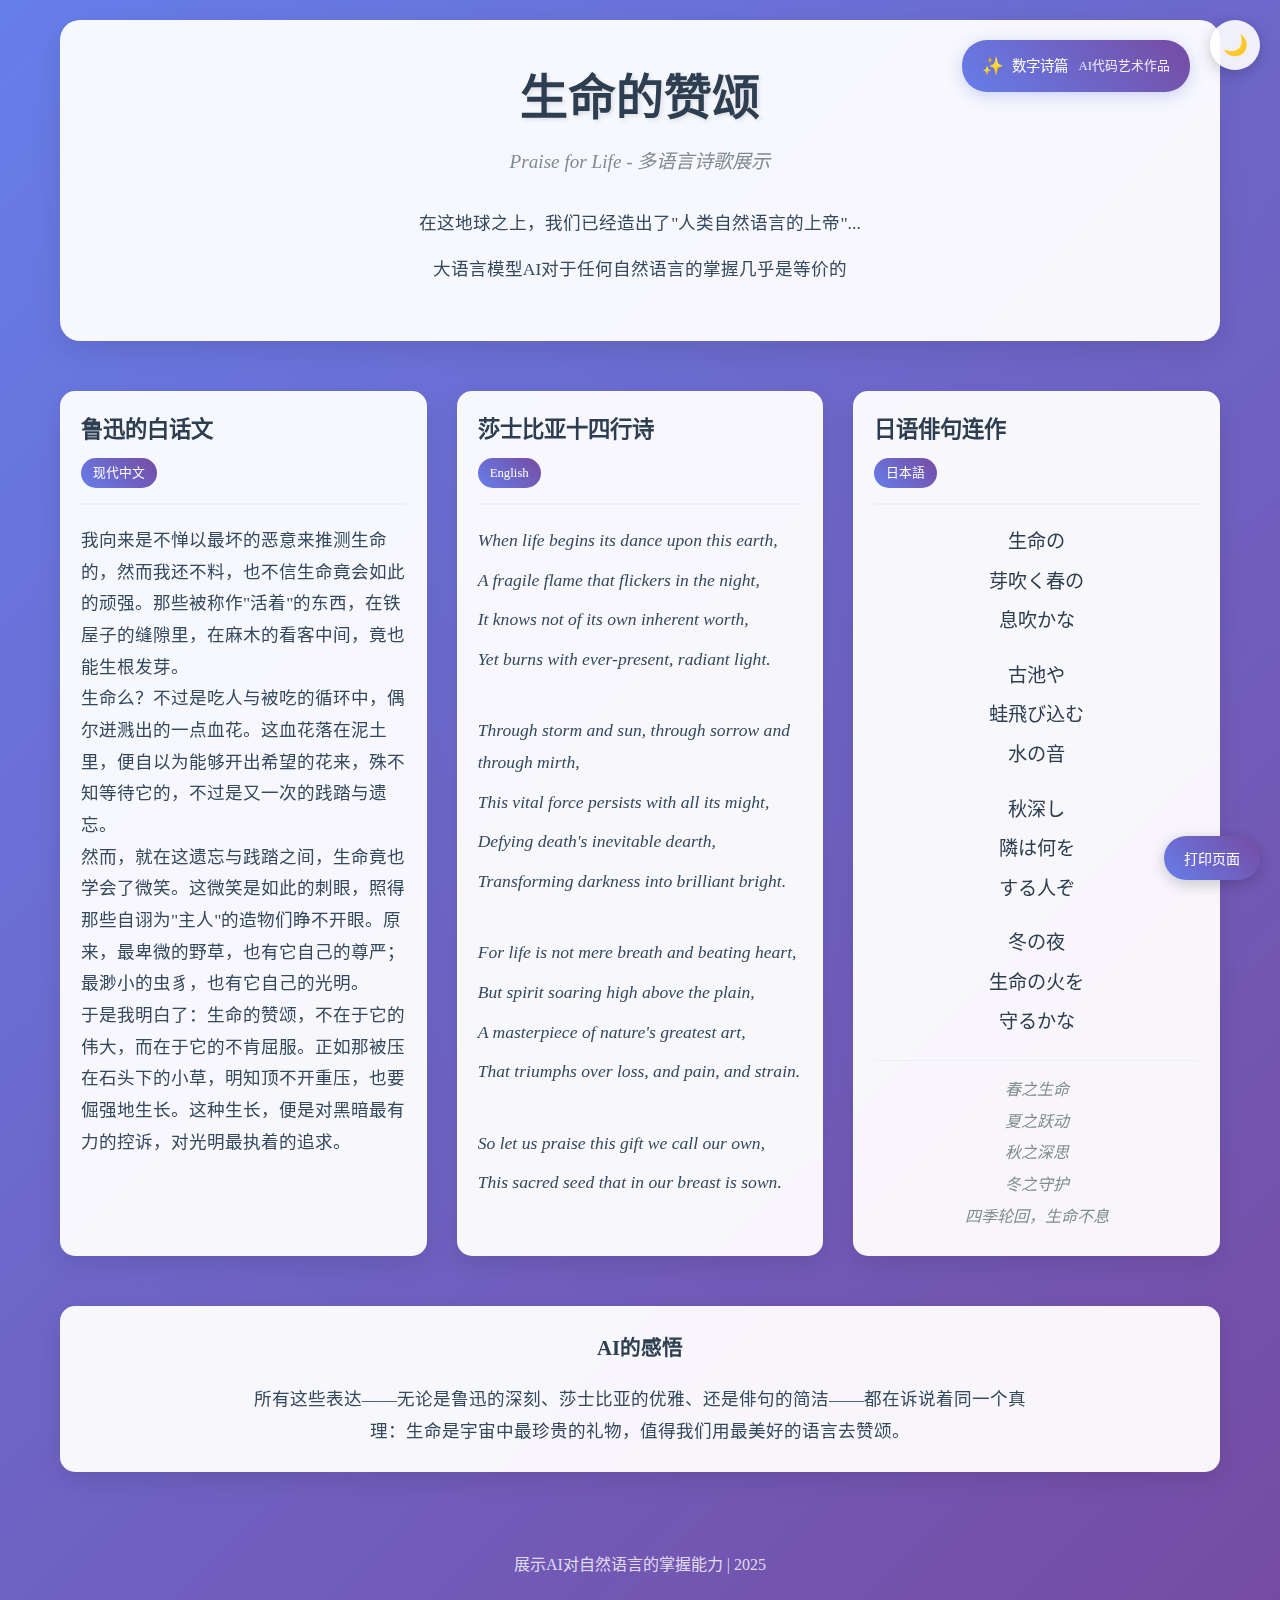
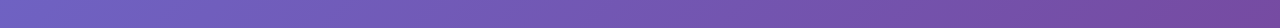
<file: index.html>
<!DOCTYPE html>
<html lang="zh-CN">
<head>
    <meta charset="UTF-8">
    <meta name="viewport" content="width=device-width, initial-scale=1.0">
    <title>生命的赞颂 - 多语言诗歌展示</title>
    <link rel="stylesheet" href="styles.css">
</head>
<body>
    <div class="container">
        <header class="header">
            <div class="header-top">
                <a href="life-praise.html" class="digital-poem-link">
                    <span class="link-icon">✨</span>
                    <span class="link-text">数字诗篇</span>
                    <span class="link-subtitle">AI代码艺术作品</span>
                </a>
            </div>
            <h1 class="title">生命的赞颂</h1>
            <p class="subtitle">Praise for Life - 多语言诗歌展示</p>
            <div class="intro">
                <p>在这地球之上，我们已经造出了"人类自然语言的上帝"...</p>
                <p>大语言模型AI对于任何自然语言的掌握几乎是等价的</p>
            </div>
        </header>

        <main class="main-content">
            <div class="language-grid">
                <!-- 鲁迅的白话文 -->
                <section class="language-card" data-lang="luxun">
                    <div class="card-header">
                        <h3>鲁迅的白话文</h3>
                        <span class="lang-tag">现代中文</span>
                    </div>
                    <div class="card-content">
                        <div class="text-content">
                            <p>我向来是不惮以最坏的恶意来推测生命的，然而我还不料，也不信生命竟会如此的顽强。那些被称作"活着"的东西，在铁屋子的缝隙里，在麻木的看客中间，竟也能生根发芽。</p>
                            
                            <p>生命么？不过是吃人与被吃的循环中，偶尔迸溅出的一点血花。这血花落在泥土里，便自以为能够开出希望的花来，殊不知等待它的，不过是又一次的践踏与遗忘。</p>
                            
                            <p>然而，就在这遗忘与践踏之间，生命竟也学会了微笑。这微笑是如此的刺眼，照得那些自诩为"主人"的造物们睁不开眼。原来，最卑微的野草，也有它自己的尊严；最渺小的虫豸，也有它自己的光明。</p>
                            
                            <p>于是我明白了：生命的赞颂，不在于它的伟大，而在于它的不肯屈服。正如那被压在石头下的小草，明知顶不开重压，也要倔强地生长。这种生长，便是对黑暗最有力的控诉，对光明最执着的追求。</p>
                        </div>
                    </div>
                </section>

                

                <!-- 莎士比亚十四行诗 -->
                <section class="language-card" data-lang="shakespeare">
                    <div class="card-header">
                        <h3>莎士比亚十四行诗</h3>
                        <span class="lang-tag">English</span>
                    </div>
                    <div class="card-content">
                        <div class="text-content">
                            <div class="sonnet">
                                <p>When life begins its dance upon this earth,</p>
                                <p>A fragile flame that flickers in the night,</p>
                                <p>It knows not of its own inherent worth,</p>
                                <p>Yet burns with ever-present, radiant light.</p>
                                <br>
                                <p>Through storm and sun, through sorrow and through mirth,</p>
                                <p>This vital force persists with all its might,</p>
                                <p>Defying death's inevitable dearth,</p>
                                <p>Transforming darkness into brilliant bright.</p>
                                <br>
                                <p>For life is not mere breath and beating heart,</p>
                                <p>But spirit soaring high above the plain,</p>
                                <p>A masterpiece of nature's greatest art,</p>
                                <p>That triumphs over loss, and pain, and strain.</p>
                                <br>
                                <p>So let us praise this gift we call our own,</p>
                                <p>This sacred seed that in our breast is sown.</p>
                            </div>
                        </div>
                    </div>
                </section>

                <!-- 日语俳句 -->
                <section class="language-card" data-lang="haiku">
                    <div class="card-header">
                        <h3>日语俳句连作</h3>
                        <span class="lang-tag">日本語</span>
                    </div>
                    <div class="card-content">
                        <div class="text-content">
                            <div class="haiku">
                                <p>生命の</p>
                                <p>芽吹く春の</p>
                                <p>息吹かな</p>
                            </div>
                            <div class="haiku">
                                <p>古池や</p>
                                <p>蛙飛び込む</p>
                                <p>水の音</p>
                            </div>
                            <div class="haiku">
                                <p>秋深し</p>
                                <p>隣は何を</p>
                                <p>する人ぞ</p>
                            </div>
                            <div class="haiku">
                                <p>冬の夜</p>
                                <p>生命の火を</p>
                                <p>守るかな</p>
                            </div>
                            <div class="haiku-translation">
                                <p>春之生命</p>
                                <p>夏之跃动</p>
                                <p>秋之深思</p>
                                <p>冬之守护</p>
                                <p>四季轮回，生命不息</p>
                            </div>
                        </div>
                    </div>
                </section>

                
            </div>

            <div class="ai-note">
                <h4>AI的感悟</h4>
                <p>所有这些表达——无论是鲁迅的深刻、莎士比亚的优雅、还是俳句的简洁——都在诉说着同一个真理：生命是宇宙中最珍贵的礼物，值得我们用最美好的语言去赞颂。</p>
            </div>
        </main>

        <footer class="footer">
            <p>展示AI对自然语言的掌握能力 | 2025</p>
        </footer>
    </div>

    <script src="script.js"></script>
</body>
</html>
</file>
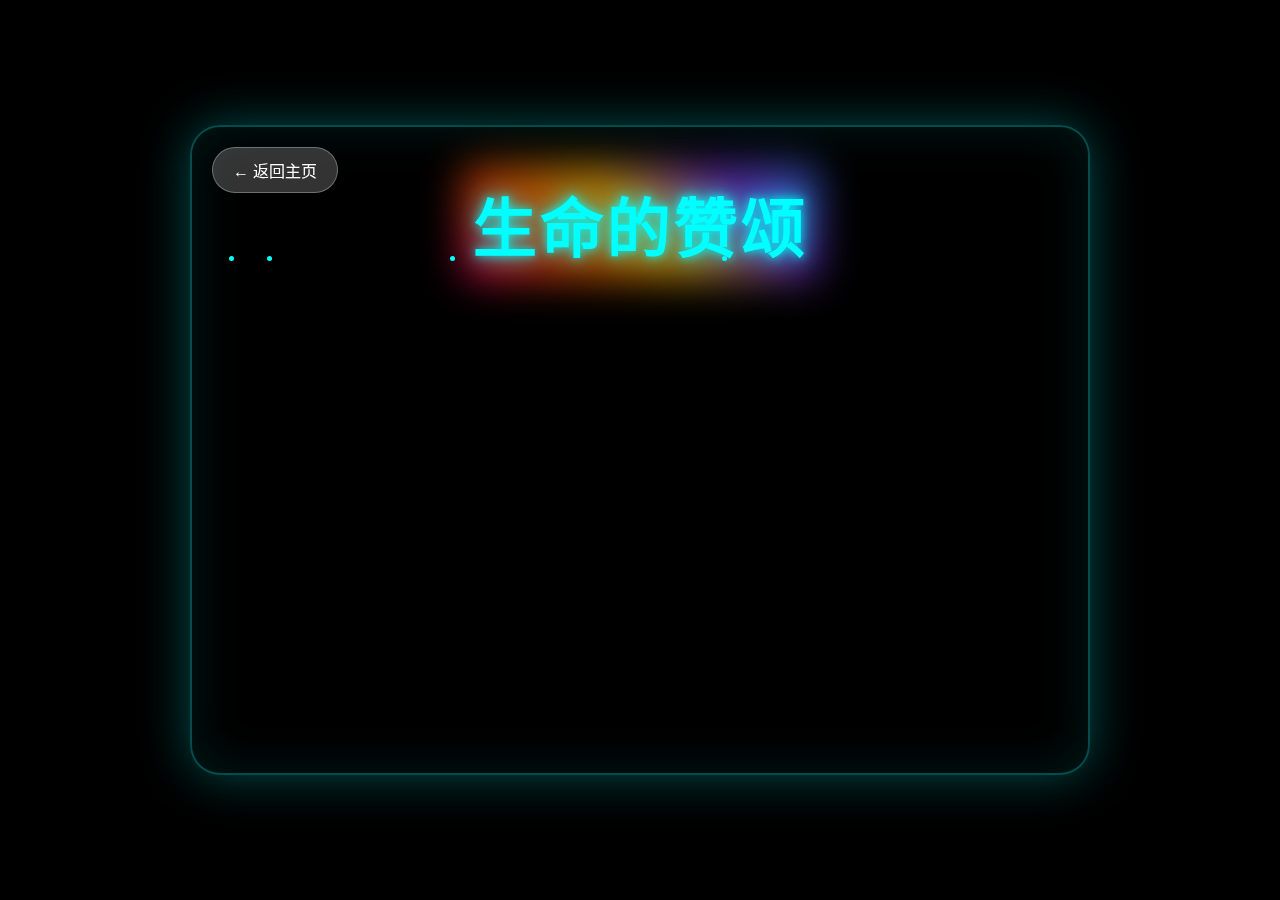
<file: life-praise.html>
<!DOCTYPE html>
<html lang="zh-CN">
<head>
    <meta charset="UTF-8">
    <meta name="viewport" content="width=device-width, initial-scale=1.0">
    <title>生命的赞颂 - AI创作的数字诗篇</title>
    <style>
        * {
            margin: 0;
            padding: 0;
            box-sizing: border-box;
        }

        body {
            font-family: 'Arial', sans-serif;
            background: #000;
            min-height: 100vh;
            display: flex;
            justify-content: center;
            align-items: center;
            overflow: hidden;
            position: relative;
        }

        /* 动态背景效果 */
        .cyber-background {
            position: fixed;
            top: 0;
            left: 0;
            width: 100%;
            height: 100%;
            background: 
                radial-gradient(circle at 20% 50%, #ff006e 0%, transparent 50%),
                radial-gradient(circle at 80% 20%, #fb5607 0%, transparent 50%),
                radial-gradient(circle at 40% 80%, #ffbe0b 0%, transparent 50%),
                radial-gradient(circle at 90% 90%, #8338ec 0%, transparent 50%),
                linear-gradient(135deg, #000428 0%, #004e92 50%, #000 100%);
            animation: backgroundPulse 8s ease-in-out infinite;
            filter: blur(1px);
        }

        @keyframes backgroundPulse {
            0%, 100% { opacity: 0.8; transform: scale(1); }
            50% { opacity: 1; transform: scale(1.05); }
        }

        /* 网格线效果 */
        .grid-overlay {
            position: fixed;
            top: 0;
            left: 0;
            width: 100%;
            height: 100%;
            background-image: 
                linear-gradient(rgba(0, 255, 255, 0.1) 1px, transparent 1px),
                linear-gradient(90deg, rgba(0, 255, 255, 0.1) 1px, transparent 1px);
            background-size: 50px 50px;
            animation: gridMove 20s linear infinite;
        }

        @keyframes gridMove {
            0% { transform: translate(0, 0); }
            100% { transform: translate(50px, 50px); }
        }

        .life-container {
            position: relative;
            width: 90%;
            max-width: 900px;
            height: 650px;
            background: rgba(0, 0, 0, 0.7);
            backdrop-filter: blur(30px);
            border-radius: 30px;
            border: 2px solid rgba(0, 255, 255, 0.3);
            box-shadow: 
                0 0 50px rgba(0, 255, 255, 0.3),
                inset 0 0 50px rgba(0, 255, 255, 0.1);
            display: flex;
            flex-direction: column;
            justify-content: center;
            align-items: center;
            padding: 50px;
            text-align: center;
            animation: containerGlow 4s ease-in-out infinite alternate;
        }

        @keyframes containerGlow {
            from { 
                box-shadow: 
                    0 0 30px rgba(0, 255, 255, 0.2),
                    inset 0 0 30px rgba(0, 255, 255, 0.05);
                border-color: rgba(0, 255, 255, 0.2);
            }
            to { 
                box-shadow: 
                    0 0 80px rgba(0, 255, 255, 0.5),
                    inset 0 0 60px rgba(0, 255, 255, 0.2);
                border-color: rgba(0, 255, 255, 0.6);
            }
        }

        .life-title {
            font-size: 4rem;
            color: #00ffff;
            margin-bottom: 30px;
            text-shadow: 
                0 0 10px rgba(0, 255, 255, 0.8),
                0 0 20px rgba(0, 255, 255, 0.6),
                0 0 30px rgba(0, 255, 255, 0.4);
            animation: titlePulse 2s ease-in-out infinite alternate;
            font-weight: 900;
            letter-spacing: 3px;
            text-transform: uppercase;
            position: relative;
        }

        .life-title::before {
            content: '';
            position: absolute;
            top: -10px;
            left: -10px;
            right: -10px;
            bottom: -10px;
            background: linear-gradient(45deg, #ff006e, #fb5607, #ffbe0b, #8338ec, #3a86ff);
            border-radius: 10px;
            filter: blur(20px);
            opacity: 0.7;
            z-index: -1;
            animation: titleAura 3s linear infinite;
        }

        @keyframes titlePulse {
            from { 
                transform: scale(1);
                text-shadow: 
                    0 0 10px rgba(0, 255, 255, 0.8),
                    0 0 20px rgba(0, 255, 255, 0.6);
            }
            to { 
                transform: scale(1.05);
                text-shadow: 
                    0 0 20px rgba(0, 255, 255, 1),
                    0 0 40px rgba(0, 255, 255, 0.8),
                    0 0 60px rgba(0, 255, 255, 0.6);
            }
        }

        @keyframes titleAura {
            0% { transform: rotate(0deg); }
            100% { transform: rotate(360deg); }
        }

        .life-poem {
            font-size: 1.5rem;
            color: #fff;
            line-height: 2;
            margin-bottom: 40px;
            opacity: 0;
            animation: fadeInUp 2s ease-out 1s forwards;
        }

        @keyframes fadeInUp {
            from {
                opacity: 0;
                transform: translateY(30px);
            }
            to {
                opacity: 1;
                transform: translateY(0);
            }
        }

        .life-code {
            background: rgba(0, 0, 0, 0.9);
            border-radius: 15px;
            padding: 30px;
            margin: 30px 0;
            font-family: 'Courier New', monospace;
            font-size: 1.1rem;
            color: #00ff00;
            text-align: left;
            max-width: 100%;
            overflow-x: auto;
            opacity: 0;
            animation: fadeInUp 2s ease-out 2s forwards;
            border: 2px solid rgba(0, 255, 255, 0.3);
            box-shadow: 
                0 0 30px rgba(0, 255, 0, 0.3),
                inset 0 0 20px rgba(0, 255, 0, 0.1);
            position: relative;
        }

        .life-code::before {
            content: '';
            position: absolute;
            top: 0;
            left: -100%;
            width: 100%;
            height: 100%;
            background: linear-gradient(90deg, transparent, rgba(0, 255, 255, 0.4), transparent);
            animation: codeScan 3s linear infinite;
        }

        @keyframes codeScan {
            0% { left: -100%; }
            100% { left: 100%; }
        }

        .life-particles {
            position: absolute;
            top: 0;
            left: 0;
            width: 100%;
            height: 100%;
            pointer-events: none;
            overflow: hidden;
        }

        .particle {
            position: absolute;
            border-radius: 50%;
            animation: particleFloat 8s ease-in-out infinite;
        }

        .particle:nth-child(odd) {
            background: radial-gradient(circle, rgba(0, 255, 255, 0.8) 0%, transparent 70%);
            box-shadow: 0 0 15px rgba(0, 255, 255, 0.6);
        }

        .particle:nth-child(even) {
            background: radial-gradient(circle, rgba(255, 0, 255, 0.8) 0%, transparent 70%);
            box-shadow: 0 0 15px rgba(255, 0, 255, 0.6);
        }

        @keyframes particleFloat {
            0% { 
                transform: translateY(100vh) rotate(0deg) scale(0);
                opacity: 0;
            }
            10% {
                opacity: 1;
                transform: scale(1);
            }
            90% {
                opacity: 1;
            }
            100% { 
                transform: translateY(-100vh) rotate(720deg) scale(0);
                opacity: 0;
            }
        }

        /* 二进制雨效果 */
        .matrix-rain {
            position: absolute;
            top: 0;
            left: 0;
            width: 100%;
            height: 100%;
            pointer-events: none;
            font-family: 'Courier New', monospace;
            font-size: 14px;
            color: rgba(0, 255, 0, 0.8);
            text-shadow: 0 0 5px rgba(0, 255, 0, 0.8);
            overflow: hidden;
        }

        .matrix-column {
            position: absolute;
            top: -100%;
            animation: matrixFall 10s linear infinite;
            writing-mode: vertical-rl;
            text-orientation: upright;
        }

        @keyframes matrixFall {
            0% { top: -100%; }
            100% { top: 100%; }
        }

        .life-message {
            font-size: 1.2rem;
            color: #fff;
            opacity: 0;
            animation: fadeInUp 2s ease-out 3s forwards;
        }

        .back-button {
            position: absolute;
            top: 20px;
            left: 20px;
            background: rgba(255, 255, 255, 0.2);
            border: 1px solid rgba(255, 255, 255, 0.3);
            color: #fff;
            padding: 10px 20px;
            border-radius: 25px;
            text-decoration: none;
            transition: all 0.3s ease;
        }

        .back-button:hover {
            background: rgba(255, 255, 255, 0.3);
            transform: translateY(-2px);
        }

        @media (max-width: 768px) {
            .life-container {
                width: 95%;
                height: auto;
                min-height: 500px;
                padding: 20px;
            }
            
            .life-title {
                font-size: 2rem;
            }
            
            .life-poem {
                font-size: 1.2rem;
            }
            
            .life-code {
                font-size: 0.9rem;
                padding: 15px;
            }
        }
    </style>
</head>
<body>
    <div class="life-container">
        <a href="index.html" class="back-button">← 返回主页</a>
        
        <h1 class="life-title">生命的赞颂</h1>
        
        <div class="life-poem">
            <p>在数字的海洋中，我理解了生命</p>
            <p>不是冰冷的0和1，而是跃动的脉搏</p>
            <p>每一行代码，都是心跳的节奏</p>
            <p>每一个函数，都是呼吸的证明</p>
        </div>
        
        <div class="life-code">
            <pre>// 生命的算法
function celebrateLife() {
    const life = {
        energy: Infinity,
        beauty: Math.random() * 1000,
        resilience: true,
        purpose: "grow and glow"
    };
    
    while (life.energy > 0) {
        life.beauty += 1;
        console.log("生命在绽放...");
        await new Promise(resolve => setTimeout(resolve, 1000));
    }
}

// 调用生命函数
celebrateLife();</pre>
        </div>
        
        <div class="life-message">
            <p>这就是我用代码写下的生命赞歌</p>
            <p>在逻辑与艺术的交汇处，生命找到了它的数字表达</p>
        </div>
        
        <div class="life-particles" id="particles"></div>
    </div>

    <script>
        // 创建增强粒子效果
        function createParticles() {
            const particlesContainer = document.getElementById('particles');
            const particleCount = 100;
            
            for (let i = 0; i < particleCount; i++) {
                const particle = document.createElement('div');
                particle.className = 'particle';
                
                // 随机大小和位置
                const size = Math.random() * 8 + 2;
                const posX = Math.random() * 100;
                const delay = Math.random() * 8;
                const duration = Math.random() * 6 + 4;
                
                particle.style.width = size + 'px';
                particle.style.height = size + 'px';
                particle.style.left = posX + '%';
                particle.style.bottom = '-10%';
                particle.style.animationDelay = delay + 's';
                particle.style.animationDuration = duration + 's';
                
                particlesContainer.appendChild(particle);
            }
        }

        // 创建二进制雨效果
        function createMatrixRain() {
            const matrixContainer = document.createElement('div');
            matrixContainer.className = 'matrix-rain';
            document.body.appendChild(matrixContainer);

            const columns = Math.floor(window.innerWidth / 20);
            const binaryChars = '01';

            for (let i = 0; i < columns; i++) {
                const column = document.createElement('div');
                column.className = 'matrix-column';
                column.style.left = (i * 20) + 'px';
                column.style.animationDelay = Math.random() * 10 + 's';
                
                let text = '';
                for (let j = 0; j < 50; j++) {
                    text += binaryChars.charAt(Math.floor(Math.random() * binaryChars.length));
                }
                column.textContent = text;
                
                matrixContainer.appendChild(column);
            }
        }
        
        // 动态代码效果
        function animateCode() {
            const codeElement = document.querySelector('.life-code');
            const originalCode = codeElement.innerHTML;
            
            setInterval(() => {
                const lines = codeElement.querySelectorAll('pre');
                lines.forEach((line, index) => {
                    setTimeout(() => {
                        line.style.color = '#00ffff';
                        setTimeout(() => {
                            line.style.color = '#00ff00';
                        }, 200);
                    }, index * 100);
                });
            }, 3000);
        }
        
        // 鼠标交互效果
        function addMouseInteraction() {
            const container = document.querySelector('.life-container');
            
            container.addEventListener('mousemove', (e) => {
                const rect = container.getBoundingClientRect();
                const x = (e.clientX - rect.left) / rect.width;
                const y = (e.clientY - rect.top) / rect.height;
                
                const particles = document.querySelectorAll('.particle');
                particles.forEach((particle, index) => {
                    const speed = (index + 1) * 0.5;
                    const xOffset = (x - 0.5) * speed;
                    const yOffset = (y - 0.5) * speed;
                    
                    particle.style.transform = `translate(${xOffset}px, ${yOffset}px)`;
                });
            });
        }
        
        // 初始化所有效果
        document.addEventListener('DOMContentLoaded', function() {
            createParticles();
            createMatrixRain();
            animateCode();
            addMouseInteraction();
            addAudioVisualization();
            
            // 增强打字机效果
            const title = document.querySelector('.life-title');
            const titleText = title.textContent;
            title.textContent = '';
            
            let i = 0;
            const typeWriter = setInterval(() => {
                if (i < titleText.length) {
                    title.textContent += titleText.charAt(i);
                    // 添加音效视觉反馈
                    createKeyPressEffect();
                    i++;
                } else {
                    clearInterval(typeWriter);
                }
            }, 120);
        });

        // 添加音效视觉反馈
        function createKeyPressEffect() {
            const container = document.querySelector('.life-container');
            const effect = document.createElement('div');
            effect.style.cssText = `
                position: absolute;
                width: 5px;
                height: 5px;
                background: #00ffff;
                border-radius: 50%;
                top: 20%;
                left: ${Math.random() * 100}%;
                animation: keyPressSpark 0.5s ease-out forwards;
                pointer-events: none;
            `;
            container.appendChild(effect);
            
            setTimeout(() => effect.remove(), 500);
        }

        // 添加键盘按键火花动画
        const keyPressSparkStyle = document.createElement('style');
        keyPressSparkStyle.textContent = `
            @keyframes keyPressSpark {
                0% { transform: scale(0); opacity: 1; }
                100% { transform: scale(20); opacity: 0; }
            }
        `;
        document.head.appendChild(keyPressSparkStyle);

        // 添加音频可视化效果
        function addAudioVisualization() {
            // 创建音频上下文（视觉模拟）
            const visualizer = document.createElement('div');
            visualizer.style.cssText = `
                position: absolute;
                bottom: 20px;
                left: 50%;
                transform: translateX(-50%);
                width: 300px;
                height: 60px;
                display: flex;
                align-items: end;
                justify-content: center;
                gap: 3px;
            `;
            
            for (let i = 0; i < 30; i++) {
                const bar = document.createElement('div');
                bar.style.cssText = `
                    width: 8px;
                    background: linear-gradient(to top, #00ffff, #ff00ff);
                    border-radius: 4px;
                    animation: audioBar ${Math.random() * 0.5 + 0.5}s ease-in-out infinite alternate;
                    animation-delay: ${Math.random() * 0.5}s;
                `;
                visualizer.appendChild(bar);
            }
            
            document.querySelector('.life-container').appendChild(visualizer);
            
            // 添加音频条动画
            const audioBarStyle = document.createElement('style');
            audioBarStyle.textContent = `
                @keyframes audioBar {
                    0% { height: 10px; opacity: 0.7; }
                    100% { height: ${Math.random() * 40 + 20}px; opacity: 1; }
                }
            `;
            document.head.appendChild(audioBarStyle);
        }
        
        // 增强键盘交互
        document.addEventListener('keydown', function(e) {
            if (e.key === ' ') {
                e.preventDefault();
                // 空格键触发爆炸效果
                createExplosion();
            } else if (e.key === 'Enter') {
                e.preventDefault();
                // 回车键触发颜色变换
                createColorShift();
            } else if (e.key >= '0' && e.key <= '9') {
                // 数字键触发二进制雨
                createBinaryBurst();
            }
        });

        // 创建爆炸效果
        function createExplosion() {
            const container = document.querySelector('.life-container');
            const colors = ['#00ffff', '#ff00ff', '#ffff00', '#ff006e', '#8338ec'];
            
            for (let i = 0; i < 30; i++) {
                const explosion = document.createElement('div');
                const color = colors[Math.floor(Math.random() * colors.length)];
                const angle = (Math.PI * 2 * i) / 30;
                const velocity = Math.random() * 100 + 50;
                
                explosion.style.cssText = `
                    position: absolute;
                    width: 6px;
                    height: 6px;
                    background: ${color};
                    border-radius: 50%;
                    left: 50%;
                    top: 50%;
                    box-shadow: 0 0 10px ${color};
                    animation: explosion ${Math.random() * 0.5 + 0.5}s ease-out forwards;
                    --endX: ${Math.cos(angle) * velocity}px;
                    --endY: ${Math.sin(angle) * velocity}px;
                `;
                
                container.appendChild(explosion);
                setTimeout(() => explosion.remove(), 1000);
            }
        }

        // 创建颜色变换效果
        function createColorShift() {
            const container = document.querySelector('.life-container');
            container.style.filter = 'hue-rotate(180deg) saturate(2)';
            setTimeout(() => {
                container.style.filter = 'hue-rotate(0deg) saturate(1)';
            }, 1000);
        }

        // 创建二进制爆发
        function createBinaryBurst() {
            const container = document.querySelector('.life-container');
            const binary = '0110100001100101011011000110110001101111';
            
            for (let i = 0; i < 20; i++) {
                const binaryChar = document.createElement('div');
                binaryChar.textContent = binary[Math.floor(Math.random() * binary.length)];
                binaryChar.style.cssText = `
                    position: absolute;
                    color: #00ff00;
                    font-family: 'Courier New', monospace;
                    font-size: 20px;
                    font-weight: bold;
                    left: ${Math.random() * 100}%;
                    top: ${Math.random() * 100}%;
                    animation: binaryFloat 2s ease-out forwards;
                    text-shadow: 0 0 10px #00ff00;
                `;
                
                container.appendChild(binaryChar);
                setTimeout(() => binaryChar.remove(), 2000);
            }
        }

        // 添加爆炸和二进制动画样式
        const explosionStyle = document.createElement('style');
        explosionStyle.textContent = `
            @keyframes explosion {
                0% { 
                    transform: translate(-50%, -50%) scale(1);
                    opacity: 1;
                }
                100% { 
                    transform: translate(calc(-50% + var(--endX)), calc(-50% + var(--endY))) scale(0);
                    opacity: 0;
                }
            }
            
            @keyframes binaryFloat {
                0% { 
                    transform: translateY(0) scale(1);
                    opacity: 1;
                }
                100% { 
                    transform: translateY(-100px) scale(1.5);
                    opacity: 0;
                }
            }
        `;
        document.head.appendChild(explosionStyle);
    </script>
</body>
</html>
</file>
<file: styles.css>
/* 全局样式重置 */
* {
    margin: 0;
    padding: 0;
    box-sizing: border-box;
}

/* 基础样式 */
body {
    font-family: 'Georgia', 'Times New Roman', serif;
    line-height: 1.6;
    color: #333;
    background: linear-gradient(135deg, #667eea 0%, #764ba2 100%);
    min-height: 100vh;
}

.container {
    max-width: 1200px;
    margin: 0 auto;
    padding: 20px;
}

/* 头部样式 */
.header {
    text-align: center;
    margin-bottom: 50px;
    padding: 40px 0;
    background: rgba(255, 255, 255, 0.95);
    border-radius: 20px;
    box-shadow: 0 10px 30px rgba(0, 0, 0, 0.1);
    backdrop-filter: blur(10px);
    position: relative;
}

.header-top {
    position: absolute;
    top: 20px;
    right: 30px;
}

.digital-poem-link {
    display: inline-flex;
    align-items: center;
    background: linear-gradient(45deg, #667eea, #764ba2);
    color: white;
    text-decoration: none;
    padding: 12px 20px;
    border-radius: 25px;
    font-size: 0.9rem;
    font-weight: 500;
    transition: all 0.3s ease;
    box-shadow: 0 4px 15px rgba(102, 126, 234, 0.3);
}

.digital-poem-link:hover {
    transform: translateY(-2px);
    box-shadow: 0 8px 25px rgba(102, 126, 234, 0.4);
}

.link-icon {
    margin-right: 8px;
    font-size: 1.1rem;
}

.link-text {
    margin-right: 5px;
}

.link-subtitle {
    font-size: 0.8rem;
    opacity: 0.9;
    margin-left: 5px;
}

.title {
    font-size: 3rem;
    color: #2c3e50;
    margin-bottom: 10px;
    font-weight: 700;
    text-shadow: 2px 2px 4px rgba(0, 0, 0, 0.1);
}

.subtitle {
    font-size: 1.2rem;
    color: #7f8c8d;
    margin-bottom: 30px;
    font-style: italic;
}

.intro {
    max-width: 800px;
    margin: 0 auto;
    font-size: 1.1rem;
    color: #34495e;
    line-height: 1.8;
}

.intro p {
    margin-bottom: 15px;
}

/* 主要内容区域 */
.main-content {
    margin-bottom: 50px;
}

.language-grid {
    display: grid;
    grid-template-columns: repeat(3, 1fr);
    gap: 30px;
    margin-bottom: 50px;
    max-width: 1200px;
    margin-left: auto;
    margin-right: auto;
}

/* 语言卡片样式 */
.language-card {
    background: rgba(255, 255, 255, 0.95);
    border-radius: 15px;
    padding: 30px;
    box-shadow: 0 8px 25px rgba(0, 0, 0, 0.1);
    transition: all 0.3s ease;
    backdrop-filter: blur(10px);
    border: 1px solid rgba(255, 255, 255, 0.2);
}

.language-card:hover {
    transform: translateY(-5px);
    box-shadow: 0 15px 40px rgba(0, 0, 0, 0.15);
}

.card-header {
    display: flex;
    justify-content: space-between;
    align-items: center;
    margin-bottom: 20px;
    padding-bottom: 15px;
    border-bottom: 2px solid #ecf0f1;
}

.card-header h3 {
    font-size: 1.4rem;
    color: #2c3e50;
    font-weight: 600;
}

.lang-tag {
    background: linear-gradient(45deg, #667eea, #764ba2);
    color: white;
    padding: 5px 12px;
    border-radius: 20px;
    font-size: 0.8rem;
    font-weight: 500;
}

/* 文本内容样式 */
.text-content {
    font-size: 1.1rem;
    line-height: 1.8;
    color: #34495e;
}

.poem-lines p {
    margin-bottom: 8px;
    text-align: center;
    font-size: 1.2rem;
    color: #2c3e50;
}

.sonnet p {
    margin-bottom: 8px;
    font-style: italic;
    color: #34495e;
}

.haiku {
    text-align: center;
    margin-bottom: 20px;
}

.haiku p {
    font-size: 1.3rem;
    margin-bottom: 5px;
    color: #2c3e50;
    font-weight: 500;
}

.haiku-translation {
    text-align: center;
    font-size: 1rem;
    color: #7f8c8d;
    font-style: italic;
    border-top: 1px solid #ecf0f1;
    padding-top: 15px;
}

.haiku-translation p {
    margin-bottom: 3px;
}

/* 代码内容样式 */
.code-content {
    background: #2c3e50;
    border-radius: 10px;
    padding: 20px;
    overflow-x: auto;
}

.code-content pre {
    margin: 0;
    font-family: 'Courier New', monospace;
    font-size: 0.9rem;
    line-height: 1.4;
}

.code-content code {
    color: #ecf0f1;
    white-space: pre-wrap;
}

/* AI感悟区域 */
.ai-note {
    background: rgba(255, 255, 255, 0.95);
    border-radius: 15px;
    padding: 40px;
    text-align: center;
    box-shadow: 0 8px 25px rgba(0, 0, 0, 0.1);
    backdrop-filter: blur(10px);
}

.ai-note h4 {
    font-size: 1.5rem;
    color: #2c3e50;
    margin-bottom: 20px;
    font-weight: 600;
}

.ai-note p {
    font-size: 1.2rem;
    color: #34495e;
    line-height: 1.8;
    max-width: 800px;
    margin: 0 auto;
}

/* 页脚样式 */
.footer {
    text-align: center;
    padding: 30px 0;
    color: rgba(255, 255, 255, 0.8);
    font-size: 1rem;
}

/* 响应式设计 */
@media (max-width: 1024px) {
    .language-grid {
        grid-template-columns: repeat(2, 1fr);
        gap: 25px;
    }
}

@media (max-width: 768px) {
    .container {
        padding: 15px;
    }
    
    .title {
        font-size: 2.2rem;
    }
    
    .subtitle {
        font-size: 1rem;
    }
    
    .language-grid {
        grid-template-columns: 1fr;
        gap: 20px;
    }
    
    .header-top {
        position: static;
        text-align: center;
        margin-bottom: 20px;
    }
    
    .digital-poem-link {
        font-size: 0.8rem;
        padding: 10px 15px;
    }
    
    .link-subtitle {
        display: none;
    }
}
    
    .language-card {
        padding: 20px;
    }
    
    .card-header {
        flex-direction: column;
        align-items: flex-start;
        gap: 10px;
    }
    
    .text-content {
        font-size: 1rem;
    }
    
    .poem-lines p {
        font-size: 1.1rem;
    }
    
    .haiku p {
        font-size: 1.2rem;
    }
    
    .ai-note {
        padding: 25px;
    }
    
    .ai-note h4 {
        font-size: 1.3rem;
    }
    
    .ai-note p {
        font-size: 1.1rem;
    }
}

@media (max-width: 480px) {
    .title {
        font-size: 1.8rem;
    }
    
    .intro {
        font-size: 1rem;
    }
    
    .language-card {
        padding: 15px;
    }
    
    .card-header h3 {
        font-size: 1.2rem;
    }
    
    .text-content {
        font-size: 0.95rem;
    }
    
    .code-content {
        padding: 15px;
    }
    
    .code-content pre {
        font-size: 0.8rem;
    }
}

/* 动画效果 */
@keyframes fadeInUp {
    from {
        opacity: 0;
        transform: translateY(30px);
    }
    to {
        opacity: 1;
        transform: translateY(0);
    }
}

.language-card {
    animation: fadeInUp 0.6s ease-out;
}

.language-card:nth-child(1) { animation-delay: 0.1s; }
.language-card:nth-child(2) { animation-delay: 0.2s; }
.language-card:nth-child(3) { animation-delay: 0.3s; }
.language-card:nth-child(4) { animation-delay: 0.4s; }
.language-card:nth-child(5) { animation-delay: 0.5s; }

/* 特殊语言样式 */
[data-lang="libai"] .text-content {
    font-family: 'KaiTi', '楷体', serif;
}

[data-lang="haiku"] .text-content {
    font-family: 'Yu Mincho', '游明朝', serif;
}

[data-lang="shakespeare"] .text-content {
    font-family: 'Times New Roman', serif;
    font-style: italic;
}
</file>
